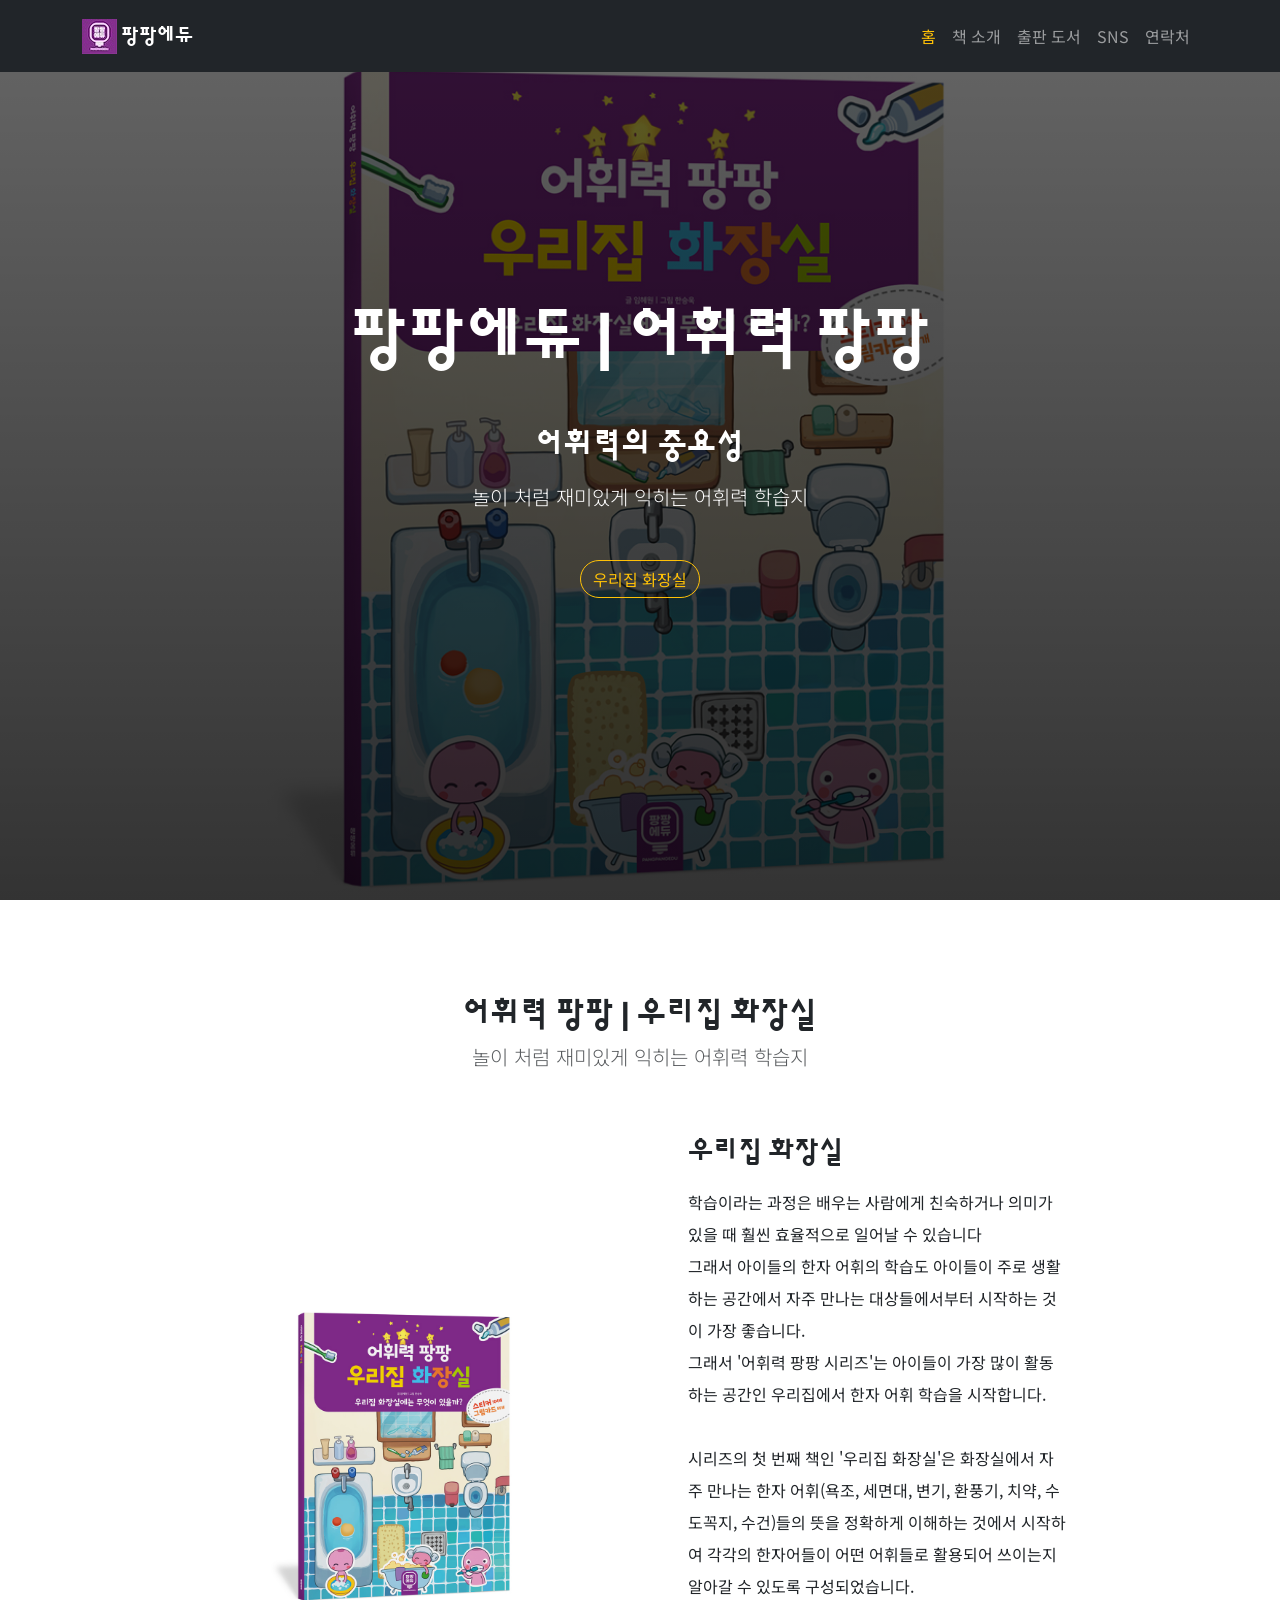
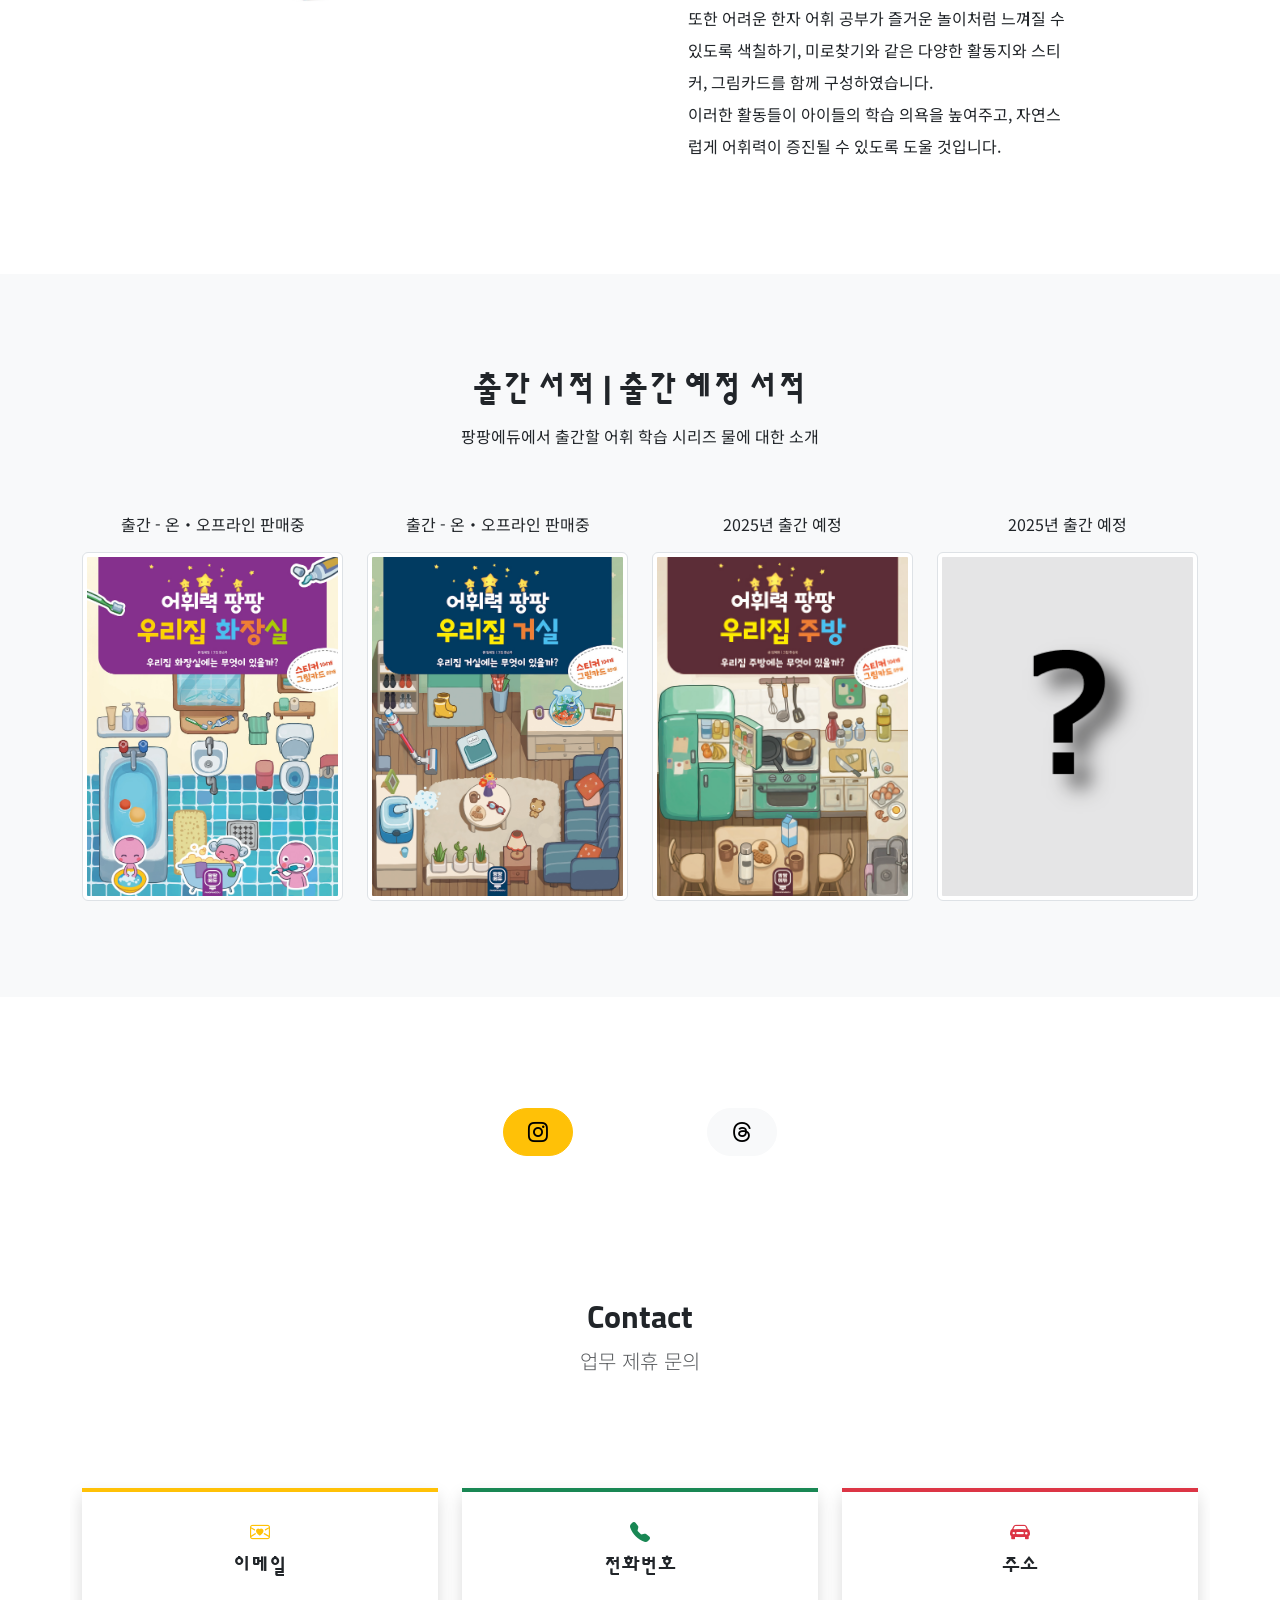
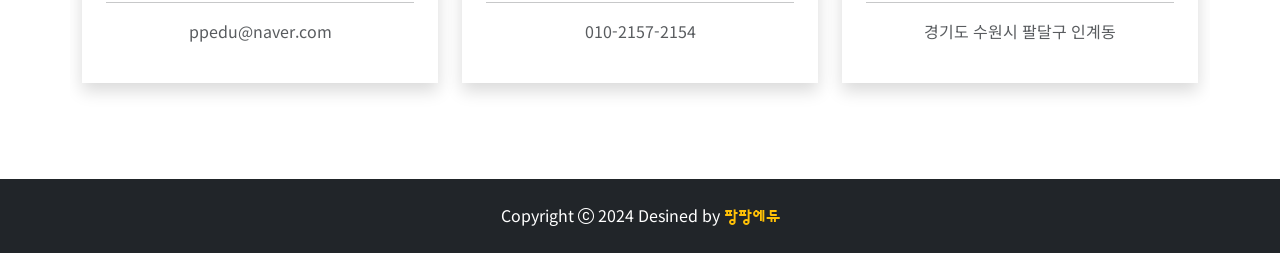
<file: index.html>
<!doctype html>
<html lang="ko">
<head>
    <meta charset="utf-8">
    <meta name="viewport" content="width=device-width, initial-scale=1">
    <title>팡팡에듀</title>
    <link href="https://cdn.jsdelivr.net/npm/bootstrap@5.2.2/dist/css/bootstrap.min.css" rel="stylesheet"
        integrity="sha384-Zenh87qX5JnK2Jl0vWa8Ck2rdkQ2Bzep5IDxbcnCeuOxjzrPF/et3URy9Bv1WTRi" crossorigin="anonymous">
    <link rel="stylesheet" href="https://cdn.jsdelivr.net/npm/bootstrap-icons@1.11.3/font/bootstrap-icons.min.css">
    <!-- 중복되는 경우 아래쪽에 있는 스타일시트로 덮어 씌여진다. 따라서 직접 만든 스타일시트를 부트스트랩 링크 아래쪽에 삽입한다. -->
    <link rel="stylesheet" href="style.css">

    <!-- 구글 폰트 -->
    <link rel="preconnect" href="https://fonts.googleapis.com">
    <link rel="preconnect" href="https://fonts.gstatic.com" crossorigin>
    <link href="https://fonts.googleapis.com/css2?family=Noto+Sans+KR:wght@100..900&family=Sunflower:wght@700&display=swap" rel="stylesheet">
</head>


<body data-bs-spy="scroll" data-bs-target="#nav-menu">
    <!-- 네비게이션 영역 시작 -->
    <nav class="navbar navbar-expand-md bg-dark navbar-dark fixed-top">
        <div class="container">
            <a class="pangpang-font navbar-brand" href="#home">
                <img src="images/logo.jpg" alt="로고"> 팡팡에듀
            </a>
            <button class="navbar-toggler" type="button"
                data-bs-toggle="collapse" 
                data-bs-target="#nav-menu" 
                aria-controls="nav-menu" aria-expanded="false" aria-label="메뉴">
                <span class="navbar-toggler-icon"> </span>
            </button>
            <div class="collapse navbar-collapse" id="nav-menu">
                <ul class="navbar-nav ms-auto my-2">
                    <li class="nav-item"><a class="nav-link" href="#home">홈</a></li>
                    <li class="nav-item"><a class="nav-link" href="#about-book">책 소개</a></li>
                    <li class="nav-item"><a class="nav-link" href="#portfolio">출판 도서</a></li>
                    <li class="nav-item"><a class="nav-link" href="#sns-links">SNS</a></li>
                    <li class="nav-item"><a class="nav-link" href="#contact">연락처</a></li>
                </ul>
            </div>
        </div>
    </nav>
    <!-- 네비게이션 영역 끝 -->

    <!-- 헤더 영역 끝 -->
    <header id="home" class="d-flex vh-100 flex-column justify-content-center align-items-center text-white">
        <h1 class="display-3 fw-bold mb-5">팡팡에듀 | 어휘력 팡팡</h1>
        <h4 class="fs-2 mb-3">어휘력의 중요성</h4>
        <p class="lead mb-5">놀이 처럼 재미있게 익히는 어휘력 학습지</p>
        <!-- button 의 type 을 생략하면 기본으로 submit 으로 설정된다. 버튼으로 사용하기 위해 type 을 button 으로 지정. -->
        <!-- <button type="button" class="btn btn-outline-warning rounded-pill" onclick="location.href='#about-book'">우리집 화장실</button> -->
        <button type="button" data-bs-toggle="modal" data-bs-target="#bestProductModal" class="btn btn-outline-warning rounded-pill">우리집 화장실</button>

        <!-- Modal -->
        <div class="modal fade" id="bestProductModal" tabindex="-1" aria-labelledby="bestProductModal" aria-hidden="true">
            <div class="modal-dialog modal-sm modal-dialog-scrollable">
                <div class="modal-content">
                    <div class="modal-header">
                        <h1 class="modal-title fs-5 text-dark" id="bestProductModal">우리집 화장실</h1>
                        <button type="button" class="btn-close" data-bs-dismiss="modal" aria-label="닫기"></button>
                    </div>
                    <div class="modal-body">
                        <img src="images/bestproduct.jpg" alt="대표 서적" class="img-fluid my-3">
                        <p class="text-muted">
                            안녕하세요, 팡팡에듀입니다. <br> <br><br>
                            우리 아이들이 자라나면서 만나게 되는 수많은 책과 글 속에 숨겨져 있는 보물 같은 어휘들!<br><br>
                            그 시작이 되는 초등 저학년 시절, 어휘력은 아이의 사고력과 창의력을 키워주는 중요한 밑거름이 됩니다.<br><br>
                            그런데 국어 어휘의 50-70%는 추상적이고 어려운 개념들을 담고있는 한자 어휘들로 되어있다는 사실! 모두 잘 알고계시죠?<br><br>
                            국어를 잘 이해하고 사용하려면 한자 어휘를 잘 이해해야 하지만 한자 어휘를 다루는 책들은 아이들에게 어렵고 지루하게 느껴지는 것이 사실입니다. <br><br>
                            그래서 저희 팡팡에듀는 아이들이 어려운 한자 어휘를 쉽고 재미있게 배울 수 있도록 이끌어주는 한자 어휘 입문서 '어휘력 팡팡 시리즈'를 기획하였습니다.<br><br>
                            '어휘력 팡팡 시리즈'는 아래와 같이 총 4권으로 기획구성되었는데요.<br> 시리즈의 첫번째 책인 '우리집 화장실' 입니다.<br><br>
                        </p>
                    </div>
                    <!-- <div class="modal-footer">
                        <button type="button" class="btn btn-secondary" data-bs-dismiss="modal">Close</button>
                        <button type="button" class="btn btn-primary">Save changes</button>
                    </div> -->
                </div>
            </div>
        </div>
    </header>
    <!-- 헤더 영역 끝 -->

    <!-- 책 소개 섹션 시작 -->
    <section class="container py-5" id="about-book">
        <div class="text-center py-5">
            <h2 class="fw-bold">어휘력 팡팡 | 우리집 화장실</h2>
            <p class="lead text-muted">놀이 처럼 재미있게 익히는 어휘력 학습지</p>
        </div>

        <div class="row justify-content-center align-items-center mb-5">
            <div class="col-md-5">
                <img src="images/book.jpg" alt="어휘력팡팡 우리집화장실" class="img-fluid">
            </div>
            <div class="col-md-7 col-lg-5 px-lg-5">
                <h3 class="fw-bold mb-3">우리집 화장실</h3>
                <p class="lh-lg">
                    학습이라는 과정은 배우는 사람에게 친숙하거나 의미가 있을 때 훨씬 효율적으로 일어날 수 있습니다 <br> 
                    그래서 아이들의 한자 어휘의 학습도 아이들이 주로 생활하는 공간에서 자주 만나는 대상들에서부터 시작하는 것이 가장 좋습니다.<br>
                    그래서 '어휘력 팡팡 시리즈'는 아이들이 가장 많이 활동하는 공간인 우리집에서 한자 어휘 학습을 시작합니다.<br><br> 
                    시리즈의 첫 번째 책인 '우리집 화장실'은 화장실에서 자주 만나는 한자 어휘(욕조, 세면대, 변기, 환풍기, 치약, 수도꼭지, 수건)들의 뜻을 정확하게 이해하는 것에서 시작하여 각각의 한자어들이 어떤 어휘들로 활용되어 쓰이는지 알아갈 수 있도록 구성되었습니다.<br>
                    또한 어려운 한자 어휘 공부가 즐거운 놀이처럼 느껴질 수 있도록 색칠하기, 미로찾기와 같은 다양한 활동지와 스티커, 그림카드를 함께 구성하였습니다.<br>
                    이러한 활동들이 아이들의 학습 의욕을 높여주고, 자연스럽게 어휘력이 증진될 수 있도록 도울 것입니다.<br>
                </p>
            </div>
        </div>
    </section>
    <!-- 책 소개 섹션 끝 -->

    <!-- 출판 도서 섹션 시작 -->
     <section class="bg-light py-5" id="portfolio">
        <div class="container overflow-hidden">
            <div class="text-center text-dark py-5">
                <h2 class="fw-bold mb-3"> 출간 서적 | 출간 예정 서적</h2>
                <p>팡팡에듀에서 출간할 어휘 학습 시리즈 물에 대한 소개</p>
            </div>
            <div class="row pb-5 g-4 text-center text-dark">
                <div class="col-sm-3 col-lg4">
                    <p> 출간 - 온・오프라인 판매중 </p>
                    <img src="images/book_bathroom.jpg" alt="우리집화장실" class="img-fluid img-thumbnail">
                </div>
                <div class="col-sm-3 col-lg4">
                    <p> 출간 - 온・오프라인 판매중 </p>
                    <img src="images/book_livingroom.jpg" alt="우리집거실" class="img-fluid img-thumbnail">
                </div>
                <div class="col-sm-3 col-lg4">
                    <p> 2025년 출간 예정 </p>
                    <img src="images/book_kitchen.png" alt="우리집주방" class="img-fluid img-thumbnail">
                </div>
                <div class="col-sm-3 col-lg4">
                    <p> 2025년 출간 예정 </p>
                    <img src="images/book_myroom.png" alt="우리집내방" class="img-fluid img-thumbnail">
                </div>
            </div>
        </div>
     </section>
    <!-- 출판 도서 섹션 끝 -->

    <!-- SNS 섹션 시작 -->
     <section class="py-5" id="sns-links">
        <div class="container text-center text-white">
            <h2 class="fw-bold mb-3">팡팡에듀 SNS</h2>
            <div class="d-flex justify-content-evenly px-2 mt-4 w-50 m-auto"> 
                <a href="https://www.instagram.com/pangpang_edu/" class="btn btn-warning rounded-pill btn-lg px-4" target="_blank"> <i class="bi bi-instagram"></i> </a>
                <a href="https://www.threads.net/@pangpang_edu" class="btn btn-light rounded-pill btn-lg px-4" target="_blank"> <i class="bi bi-threads"></i> </a>
            </div>
        </div>
     </section>
    <!-- SNS 섹션 끝 -->

    <!-- 연락처 섹션 시작 -->
    <section class="container overflow-hidden py-5 text-center" id="contact"> 
        <div class="py-5">
            <h2 class="fw-bold">Contact</h2>
            <p class="lead text-muted">업무 제휴 문의</p>
        </div>
        <div class="row py-5 gy-3 justify-content-center">
            <!-- 이메일 -->
            <div class="col-lg-4 col-md-5">
                <div class="shadow p-4 border-top border-4 border-warning">
                    <i class="bi bi-envelope-heart fs-5 text-warning"></i>
                    <h3 class="fw-bold fs-5 py-2">이메일</h3>
                    <hr>
                    <p class="text-muted">ppedu@naver.com</p>
                </div>
            </div>
            <!-- 전화번호 -->
            <div class="col-lg-4 col-md-5">
                <div class="shadow p-4 border-top border-4 border-success">
                    <i class="bi bi-telephone-fill fs-5 text-success"></i>
                    <h3 class="fw-bold fs-5 py-2">전화번호</h3>
                    <hr>
                    <p class="text-muted">010-2157-2154</p>
                </div>
            </div>
            <!-- 주소 -->
            <div class="col-lg-4 col-md-10">
                <div class="shadow p-4 border-top border-4 border-danger">
                    <i class="bi bi-car-front-fill fs-5 text-danger"></i>
                    <h3 class="fw-bold fs-5 py-2">주소</h3>
                    <hr>
                    <p class="text-muted">경기도 수원시 팔달구 인계동</p>
                </div>
            </div>
        </div>
    </section>
    <!-- 연락처 섹션 끝 -->

    <!-- 풋터 섹션 시작 -->
    <footer class="bg-dark text-white">
        <div class="container text-center">
            <p class="py-4 mb-0">Copyright <i class="bi bi-c-circle"></i> 2024 Desined by <a href="https://www.pangpangedu.com/" target="_blank" class="pangpang-font link-warning text-decoration-none">팡팡에듀</a></p>
        </div>
    </footer>
    <!-- 풋터 섹션 끝 -->
    

    <script src="https://cdn.jsdelivr.net/npm/bootstrap@5.2.2/dist/js/bootstrap.bundle.min.js"
        integrity="sha384-OERcA2EqjJCMA+/3y+gxIOqMEjwtxJY7qPCqsdltbNJuaOe923+mo//f6V8Qbsw3"
        crossorigin="anonymous"></script>
    <script src="https://cdnjs.cloudflare.com/ajax/libs/jquery/3.6.0/jquery.min.js"></script>
    <script>
        $(document).ready(function() {
          $('.navbar-collapse a').click(function(){
            $(".navbar-collapse").collapse('hide');
          });
        });
    </script>
</body>

</html>
</file>
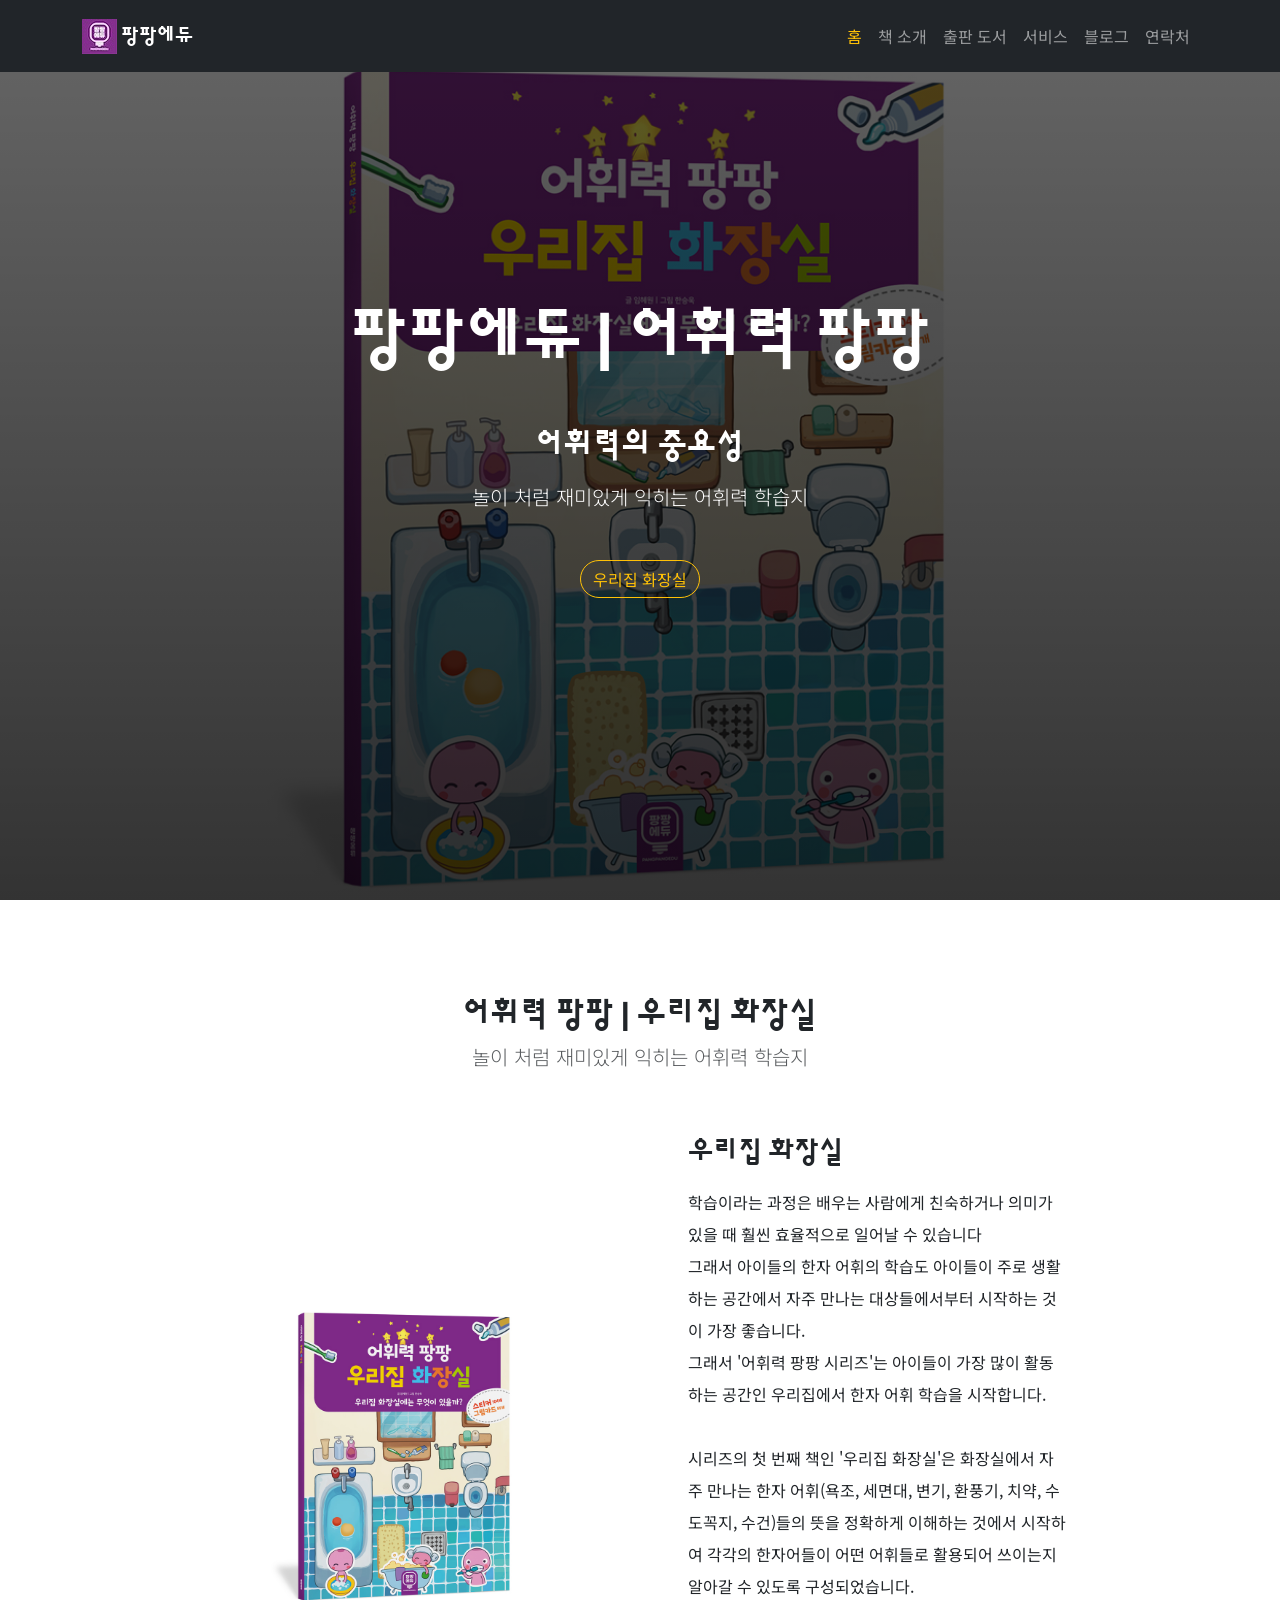
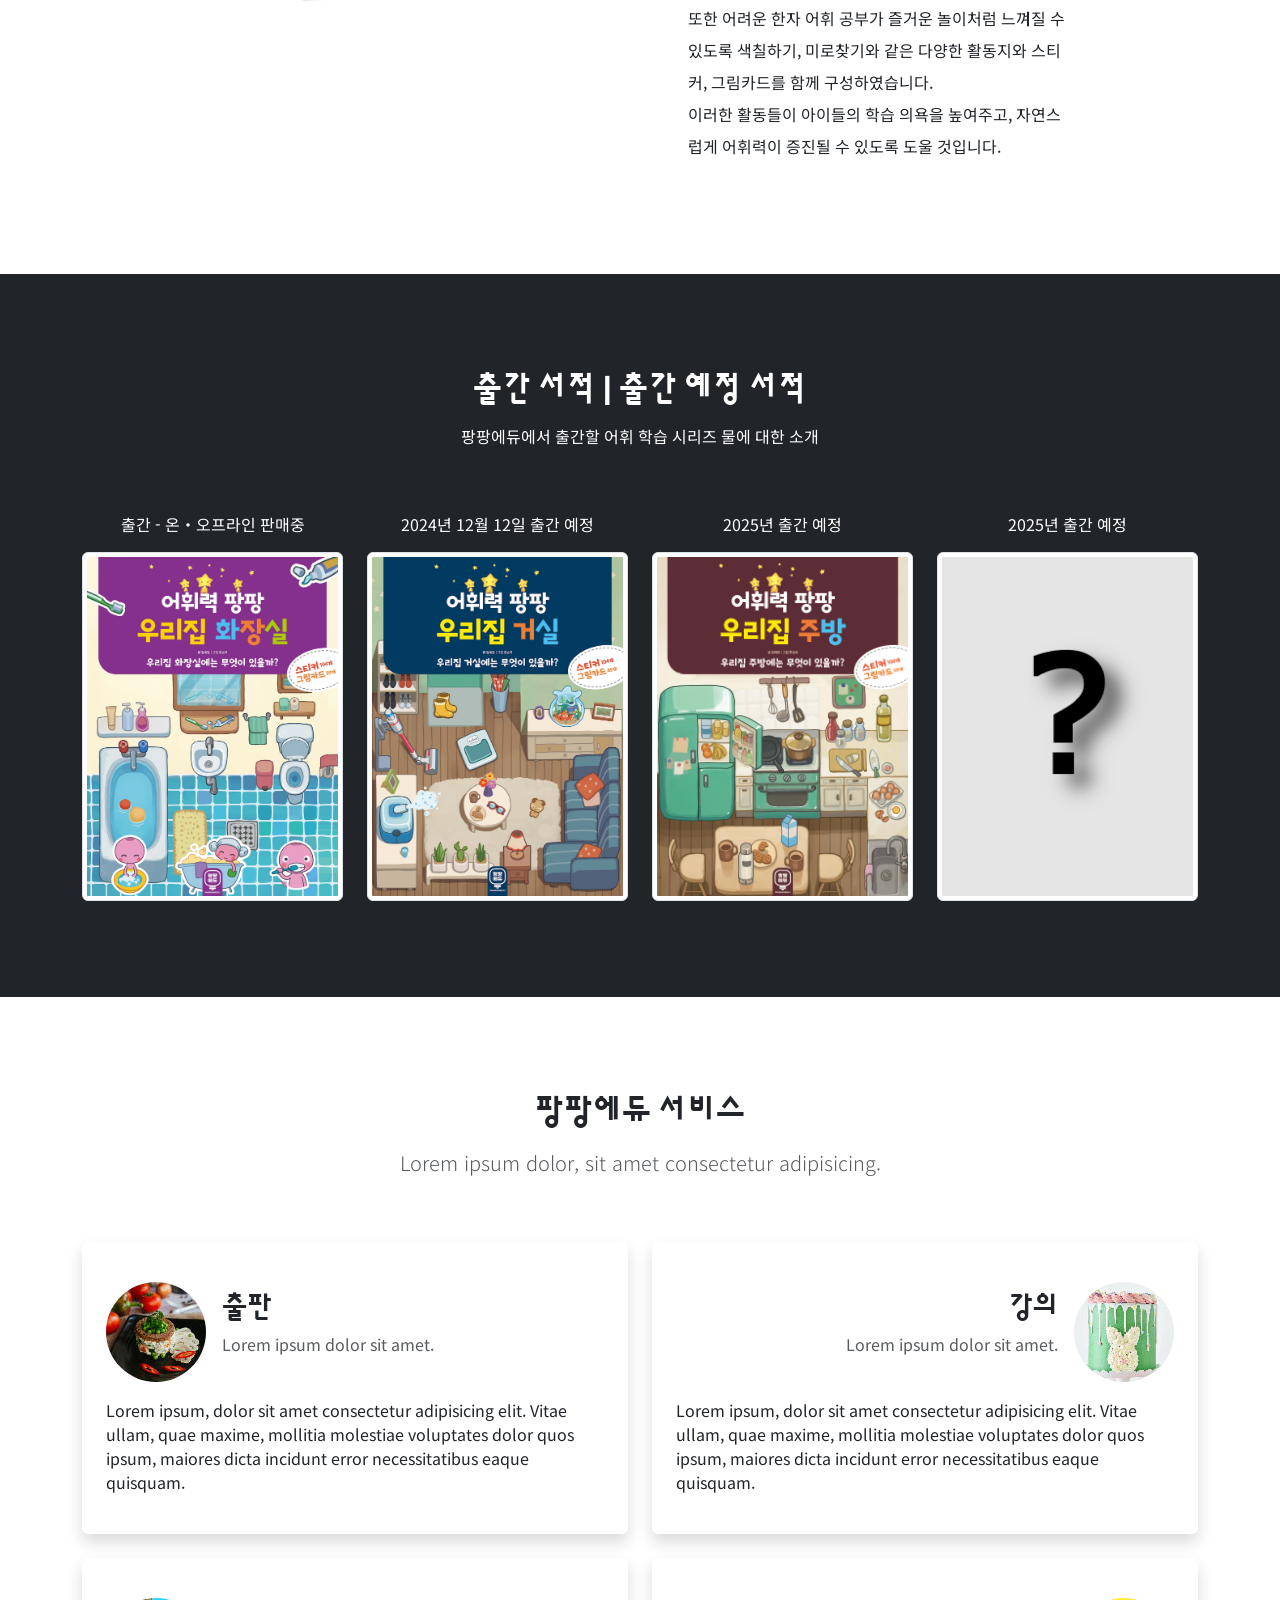
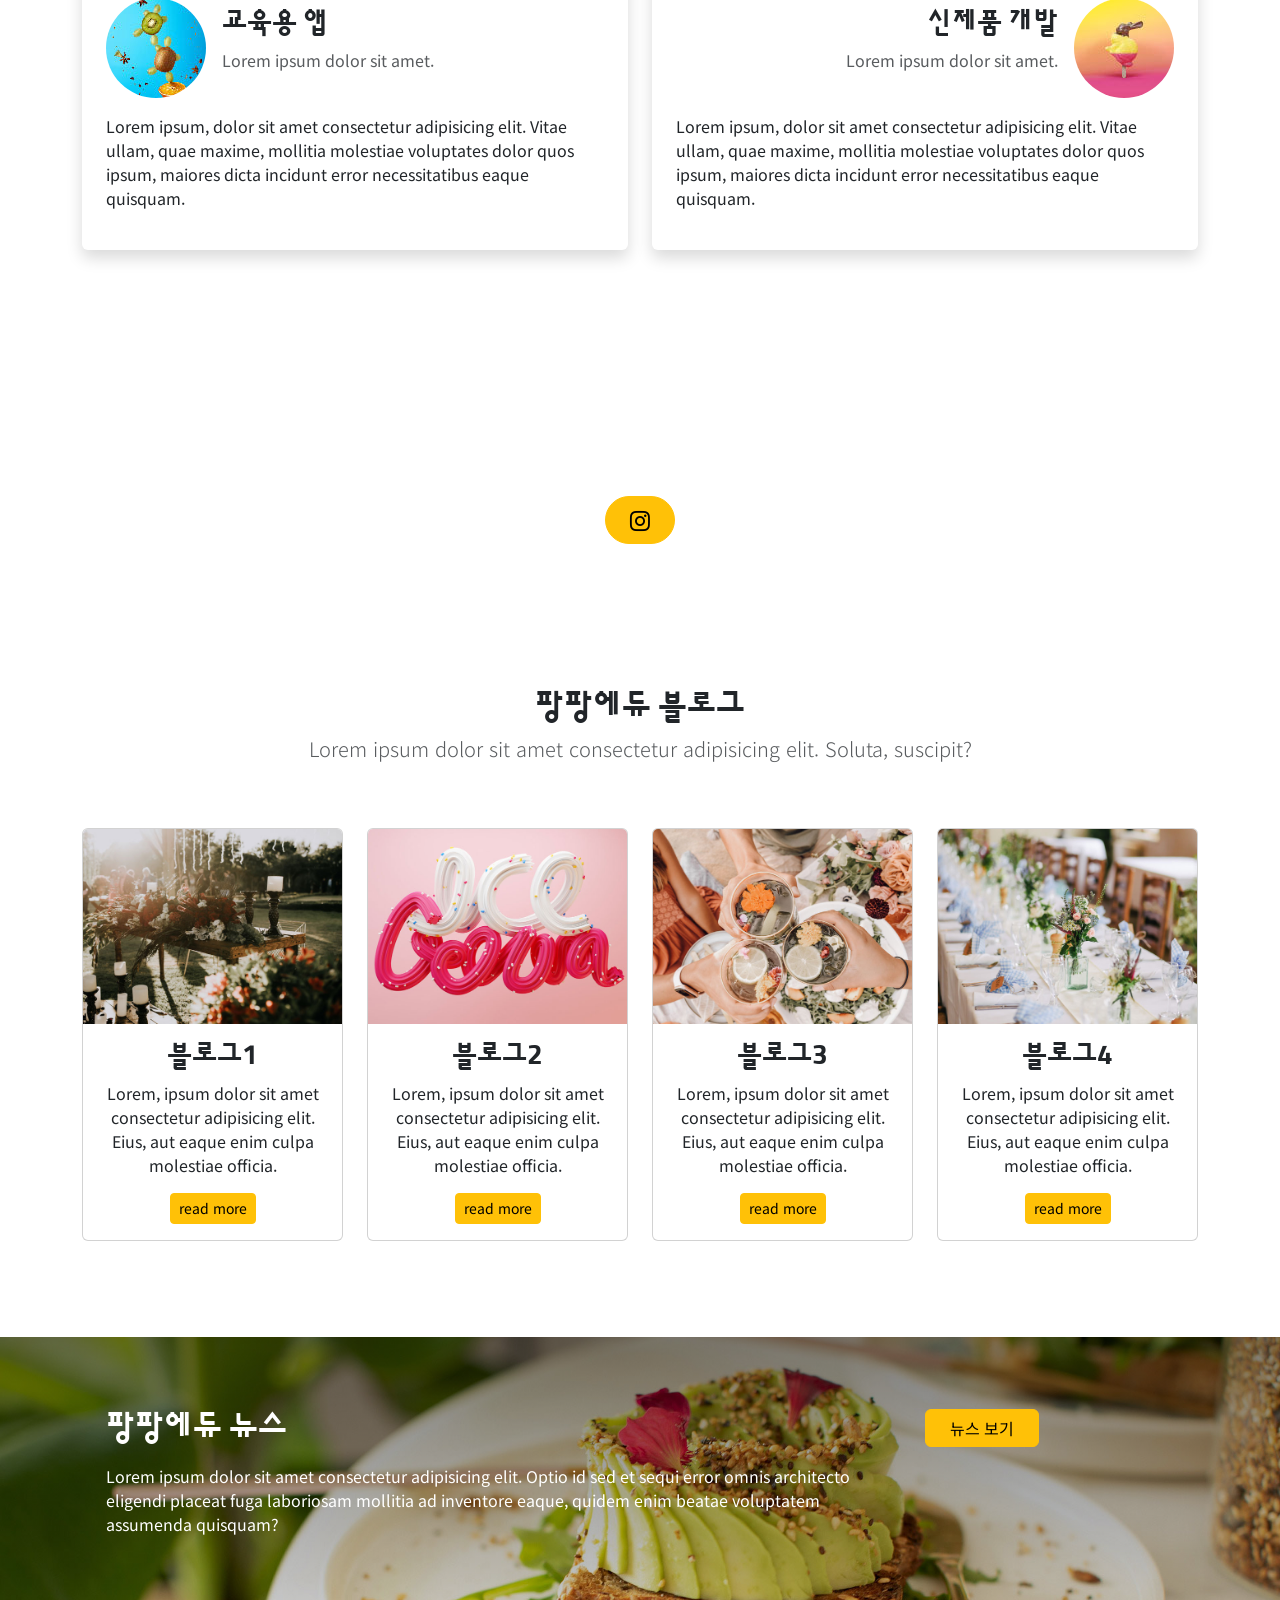
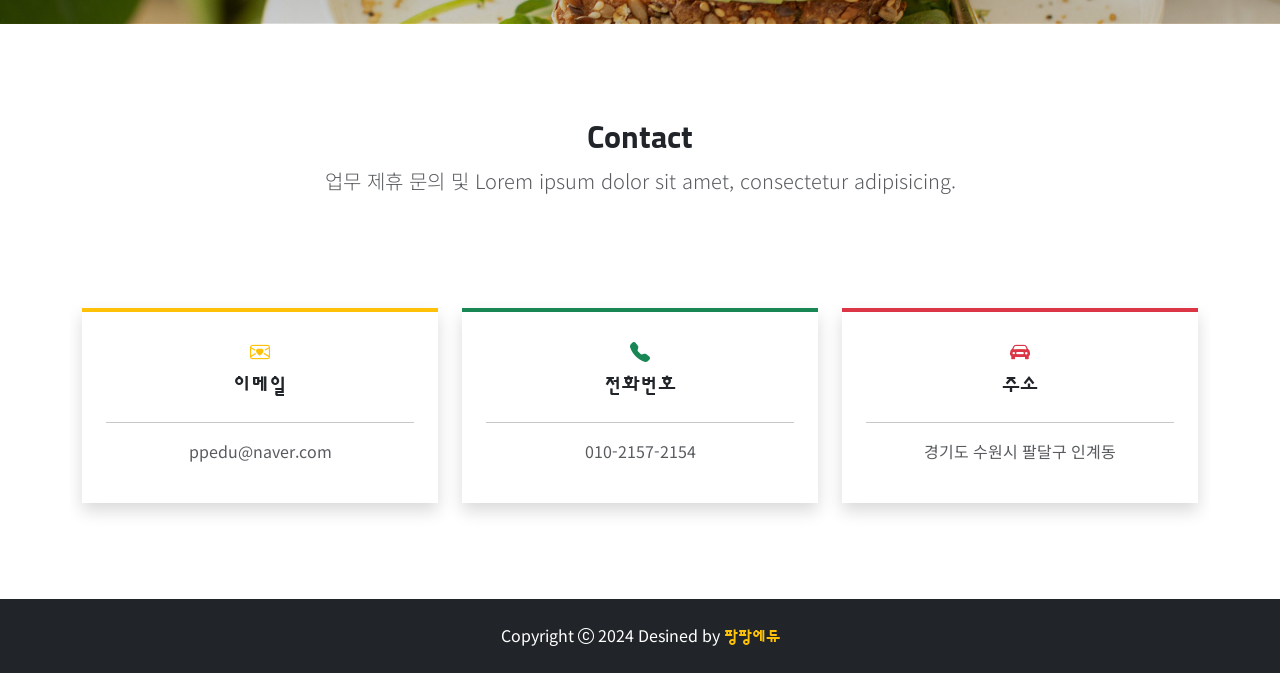
<file: old.html>
<!doctype html>
<html lang="ko">
<head>
    <meta charset="utf-8">
    <meta name="viewport" content="width=device-width, initial-scale=1">
    <title>팡팡에듀</title>
    <link href="https://cdn.jsdelivr.net/npm/bootstrap@5.2.2/dist/css/bootstrap.min.css" rel="stylesheet"
        integrity="sha384-Zenh87qX5JnK2Jl0vWa8Ck2rdkQ2Bzep5IDxbcnCeuOxjzrPF/et3URy9Bv1WTRi" crossorigin="anonymous">
    <link rel="stylesheet" href="https://cdn.jsdelivr.net/npm/bootstrap-icons@1.11.3/font/bootstrap-icons.min.css">
    <!-- 중복되는 경우 아래쪽에 있는 스타일시트로 덮어 씌여진다. 따라서 직접 만든 스타일시트를 부트스트랩 링크 아래쪽에 삽입한다. -->
    <link rel="stylesheet" href="style.css">

    <!-- 구글 폰트 -->
    <link rel="preconnect" href="https://fonts.googleapis.com">
    <link rel="preconnect" href="https://fonts.gstatic.com" crossorigin>
    <link href="https://fonts.googleapis.com/css2?family=Noto+Sans+KR:wght@100..900&family=Sunflower:wght@700&display=swap" rel="stylesheet">
</head>


<body data-bs-spy="scroll" data-bs-target="#nav-menu">
    <!-- 네비게이션 영역 시작 -->
    <nav class="navbar navbar-expand-md bg-dark navbar-dark fixed-top">
        <div class="container">
            <a class="pangpang-font navbar-brand" href="#home">
                <img src="images/logo.jpg" alt="로고"> 팡팡에듀
            </a>
            <button class="navbar-toggler" type="button"
                data-bs-toggle="collapse" 
                data-bs-target="#nav-menu" 
                aria-controls="nav-menu" aria-expanded="false" aria-label="메뉴">
                <span class="navbar-toggler-icon"> </span>
            </button>
            <div class="collapse navbar-collapse" id="nav-menu">
                <ul class="navbar-nav ms-auto my-2">
                    <li class="nav-item"><a class="nav-link" href="#home">홈</a></li>
                    <li class="nav-item"><a class="nav-link" href="#about-book">책 소개</a></li>
                    <li class="nav-item"><a class="nav-link" href="#portfolio">출판 도서</a></li>
                    <li class="nav-item"><a class="nav-link" href="#service">서비스</a></li>
                    <li class="nav-item"><a class="nav-link" href="#blog">블로그</a></li>
                    <li class="nav-item"><a class="nav-link" href="#contact">연락처</a></li>
                </ul>
            </div>
        </div>
    </nav>
    <!-- 네비게이션 영역 끝 -->

    <!-- 헤더 영역 끝 -->
    <header id="home" class="d-flex vh-100 flex-column justify-content-center align-items-center text-white">
        <h1 class="display-3 fw-bold mb-5">팡팡에듀 | 어휘력 팡팡</h1>
        <h4 class="fs-2 mb-3">어휘력의 중요성</h4>
        <p class="lead mb-5">놀이 처럼 재미있게 익히는 어휘력 학습지</p>
        <!-- button 의 type 을 생략하면 기본으로 submit 으로 설정된다. 버튼으로 사용하기 위해 type 을 button 으로 지정. -->
        <!-- <button type="button" class="btn btn-outline-warning rounded-pill" onclick="location.href='#about-book'">우리집 화장실</button> -->
        <button type="button" data-bs-toggle="modal" data-bs-target="#bestProductModal" class="btn btn-outline-warning rounded-pill">우리집 화장실</button>

        <!-- Modal -->
        <div class="modal fade" id="bestProductModal" tabindex="-1" aria-labelledby="bestProductModal" aria-hidden="true">
            <div class="modal-dialog modal-sm modal-dialog-scrollable">
                <div class="modal-content">
                    <div class="modal-header">
                        <h1 class="modal-title fs-5 text-dark" id="bestProductModal">우리집 화장실</h1>
                        <button type="button" class="btn-close" data-bs-dismiss="modal" aria-label="닫기"></button>
                    </div>
                    <div class="modal-body">
                        <img src="images/bestproduct.jpg" alt="대표 서적" class="img-fluid my-3">
                        <p class="text-muted">
                            안녕하세요, 팡팡에듀입니다. <br> <br><br>
                            우리 아이들이 자라나면서 만나게 되는 수많은 책과 글 속에 숨겨져 있는 보물 같은 어휘들!<br><br>
                            그 시작이 되는 초등 저학년 시절, 어휘력은 아이의 사고력과 창의력을 키워주는 중요한 밑거름이 됩니다.<br><br>
                            그런데 국어 어휘의 50-70%는 추상적이고 어려운 개념들을 담고있는 한자 어휘들로 되어있다는 사실! 모두 잘 알고계시죠?<br><br>
                            국어를 잘 이해하고 사용하려면 한자 어휘를 잘 이해해야 하지만 한자 어휘를 다루는 책들은 아이들에게 어렵고 지루하게 느껴지는 것이 사실입니다. <br><br>
                            그래서 저희 팡팡에듀는 아이들이 어려운 한자 어휘를 쉽고 재미있게 배울 수 있도록 이끌어주는 한자 어휘 입문서 '어휘력 팡팡 시리즈'를 기획하였습니다.<br><br>
                            '어휘력 팡팡 시리즈'는 아래와 같이 총 4권으로 기획구성되었는데요.<br> 시리즈의 첫번째 책인 '우리집 화장실' 입니다.<br><br>
                        </p>
                    </div>
                    <!-- <div class="modal-footer">
                        <button type="button" class="btn btn-secondary" data-bs-dismiss="modal">Close</button>
                        <button type="button" class="btn btn-primary">Save changes</button>
                    </div> -->
                </div>
            </div>
        </div>
    </header>
    <!-- 헤더 영역 끝 -->

    <!-- 책 소개 섹션 시작 -->
    <section class="container py-5" id="about-book">
        <div class="text-center py-5">
            <h2 class="fw-bold">어휘력 팡팡 | 우리집 화장실</h2>
            <p class="lead text-muted">놀이 처럼 재미있게 익히는 어휘력 학습지</p>
        </div>

        <div class="row justify-content-center align-items-center mb-5">
            <div class="col-md-5">
                <img src="images/book.jpg" alt="어휘력팡팡 우리집화장실" class="img-fluid">
            </div>
            <div class="col-md-7 col-lg-5 px-lg-5">
                <h3 class="fw-bold mb-3">우리집 화장실</h3>
                <p class="lh-lg">
                    학습이라는 과정은 배우는 사람에게 친숙하거나 의미가 있을 때 훨씬 효율적으로 일어날 수 있습니다 <br> 
                    그래서 아이들의 한자 어휘의 학습도 아이들이 주로 생활하는 공간에서 자주 만나는 대상들에서부터 시작하는 것이 가장 좋습니다.<br>
                    그래서 '어휘력 팡팡 시리즈'는 아이들이 가장 많이 활동하는 공간인 우리집에서 한자 어휘 학습을 시작합니다.<br><br> 
                    시리즈의 첫 번째 책인 '우리집 화장실'은 화장실에서 자주 만나는 한자 어휘(욕조, 세면대, 변기, 환풍기, 치약, 수도꼭지, 수건)들의 뜻을 정확하게 이해하는 것에서 시작하여 각각의 한자어들이 어떤 어휘들로 활용되어 쓰이는지 알아갈 수 있도록 구성되었습니다.<br>
                    또한 어려운 한자 어휘 공부가 즐거운 놀이처럼 느껴질 수 있도록 색칠하기, 미로찾기와 같은 다양한 활동지와 스티커, 그림카드를 함께 구성하였습니다.<br>
                    이러한 활동들이 아이들의 학습 의욕을 높여주고, 자연스럽게 어휘력이 증진될 수 있도록 도울 것입니다.<br>
                </p>
            </div>
        </div>
    </section>
    <!-- 책 소개 섹션 끝 -->

    <!-- 출판 도서 섹션 시작 -->
     <section class="bg-dark py-5" id="portfolio">
        <div class="container overflow-hidden">
            <div class="text-center text-white py-5">
                <h2 class="fw-bold mb-3"> 출간 서적 | 출간 예정 서적</h2>
                <p>팡팡에듀에서 출간할 어휘 학습 시리즈 물에 대한 소개</p>
            </div>
            <div class="row pb-5 g-4 text-center text-white">
                <div class="col-sm-3 col-lg4">
                    <p> 출간 - 온・오프라인 판매중 </p>
                    <img src="images/book_bathroom.jpg" alt="우리집화장실" class="img-fluid img-thumbnail">
                </div>
                <div class="col-sm-3 col-lg4">
                    <p> 2024년 12월 12일 출간 예정 </p>
                    <img src="images/book_livingroom.jpg" alt="우리집거실" class="img-fluid img-thumbnail">
                </div>
                <div class="col-sm-3 col-lg4">
                    <p> 2025년 출간 예정 </p>
                    <img src="images/book_kitchen.png" alt="우리집주방" class="img-fluid img-thumbnail">
                </div>
                <div class="col-sm-3 col-lg4">
                    <p> 2025년 출간 예정 </p>
                    <img src="images/book_myroom.png" alt="우리집내방" class="img-fluid img-thumbnail">
                </div>
            </div>
        </div>
     </section>
    <!-- 출판 도서 섹션 끝 -->

    <!-- 서비스 섹션 시작 -->
    <section class="container py-5" id="service">
        <div class="lead text-center py-5">
            <h2 class="fw-bold mb-3">팡팡에듀 서비스</h2>
            <p class="text-muted">Lorem ipsum dolor, sit amet consectetur adipisicing.</p>
        </div>
        <div class="row mb-5 g-4">
            <!-- 서비스1 -->
            <div class="col-md-6">
                <div class="card-hover shadow rounded p-4">
                    <div class="d-flex align-items-center py-3">
                        <img src="images/service1.jpg" alt="서비스1" class="rounded-circle">
                        <div class="ms-3">
                            <h3 class="fw-bold">출판</h3>
                            <p class="text-muted">Lorem ipsum dolor sit amet.</p>
                        </div>
                    </div>
                    <p>Lorem ipsum, dolor sit amet consectetur adipisicing elit. Vitae ullam, quae maxime, mollitia molestiae voluptates dolor quos ipsum, maiores dicta incidunt error necessitatibus eaque quisquam.</p>
                </div>
            </div>
            <!-- 서비스2 -->
            <div class="col-md-6">
                <div class="card-hover shadow rounded p-4">
                    <div class="d-flex justify-content-end align-items-center py-3">
                        <div class="text-end me-3">
                            <h3 class="fw-bold">강의</h3>
                            <p class="text-muted">Lorem ipsum dolor sit amet.</p>
                        </div>
                        <img src="images/service2.jpg" alt="서비스2" class="rounded-circle">
                    </div>
                    <p>Lorem ipsum, dolor sit amet consectetur adipisicing elit. Vitae ullam, quae maxime, mollitia molestiae voluptates dolor quos ipsum, maiores dicta incidunt error necessitatibus eaque quisquam.</p>
                </div>
            </div>
            <!-- 서비스3 -->
            <div class="col-md-6">
                <div class="card-hover shadow rounded p-4">
                    <div class="d-flex align-items-center py-3">
                        <img src="images/service3.jpg" alt="서비스3" class="rounded-circle">
                        <div class="ms-3">
                            <h3 class="fw-bold">교육용 앱</h3>
                            <p class="text-muted">Lorem ipsum dolor sit amet.</p>
                        </div>
                    </div>
                    <p>Lorem ipsum, dolor sit amet consectetur adipisicing elit. Vitae ullam, quae maxime, mollitia molestiae voluptates dolor quos ipsum, maiores dicta incidunt error necessitatibus eaque quisquam.</p>
                </div>
            </div>
            <!-- 서비스4 -->
            <div class="col-md-6">
                <div class="card-hover shadow rounded p-4">
                    <div class="d-flex justify-content-end align-items-center py-3">
                        <div class="text-end me-3">
                            <h3 class="fw-bold">신제품 개발</h3>
                            <p class="text-muted">Lorem ipsum dolor sit amet.</p>
                        </div>
                        <img src="images/service4.jpg" alt="서비스4" class="rounded-circle">
                    </div>
                    <p>Lorem ipsum, dolor sit amet consectetur adipisicing elit. Vitae ullam, quae maxime, mollitia molestiae voluptates dolor quos ipsum, maiores dicta incidunt error necessitatibus eaque quisquam.</p>
                </div>
            </div>
        </div>
    </section>
    <!-- 서비스 섹션 끝 -->

    <!-- SNS 섹션 시작 -->
     <section class="py-5" id="sns-links">
        <div class="container text-center text-white">
            <h2 class="fw-bold mb-3">팡팡에듀 SNS</h2>
            <p>Lorem ipsum dolor sit amet consectetur, adipisicing elit. Temporibus, laudantium.</p>
            <div class="d-flex justify-content-evenly px-5 mt-4 w-100 m-auto"> 
                <a href="https://www.instagram.com/pangpang_edu/" class="btn btn-warning rounded-pill btn-lg px-4" target="_blank"> <i class="bi bi-instagram"></i> </a>
            </div>
        </div>
     </section>
    <!-- SNS 섹션 끝 -->

    <!-- 블로그 섹션 시작 -->
    <section class="container overflow-hidden py-5" id="blog">
        <div class="text-center py-5">
            <h2 class="fw-bold">팡팡에듀 블로그</h2>
            <p class="lead text-muted">Lorem ipsum dolor sit amet consectetur adipisicing elit. Soluta, suscipit?</p>
        </div>
        <div class="row pb-5 gy-4">
            <!-- 블로그 1 -->
            <div class="col-sm-6 col-lg">
                <div class="card">
                    <img src="images/blog1.jpg" alt="블로그 1" class="card-img-top">
                    <div class="card-body text-center">
                        <h3 class="card-title">블로그1</h3>
                        <p class="card-text">Lorem, ipsum dolor sit amet consectetur adipisicing elit. Eius, aut eaque enim culpa molestiae officia.</p>
                        <a href="#" class="btn btn-warning btn-sm">read more</a>
                    </div>
                </div>
            </div>
            <!-- 블로그 2 -->
            <div class="col-sm-6 col-lg">
                <div class="card">
                    <img src="images/blog2.jpg" alt="블로그 2" class="card-img-top">
                    <div class="card-body text-center">
                        <h3 class="card-title">블로그2</h3>
                        <p class="card-text">Lorem, ipsum dolor sit amet consectetur adipisicing elit. Eius, aut eaque enim culpa molestiae officia.</p>
                        <a href="#" class="btn btn-warning btn-sm">read more</a>
                    </div>
                </div>
            </div>
            <!-- 블로그 3 -->
            <div class="col-sm-6 col-lg">
                <div class="card">
                    <img src="images/blog3.jpg" alt="블로그 3" class="card-img-top">
                    <div class="card-body text-center">
                        <h3 class="card-title">블로그3</h3>
                        <p class="card-text">Lorem, ipsum dolor sit amet consectetur adipisicing elit. Eius, aut eaque enim culpa molestiae officia.</p>
                        <a href="#" class="btn btn-warning btn-sm">read more</a>
                    </div>
                </div>
            </div>
            <!-- 블로그 4 -->
            <div class="col-sm-6 col-lg">
                <div class="card">
                    <img src="images/blog4.jpg" alt="블로그 4" class="card-img-top">
                    <div class="card-body text-center">
                        <h3 class="card-title">블로그4</h3>
                        <p class="card-text">Lorem, ipsum dolor sit amet consectetur adipisicing elit. Eius, aut eaque enim culpa molestiae officia.</p>
                        <a href="#" class="btn btn-warning btn-sm">read more</a>
                    </div>
                </div>
            </div>
        </div>
    </section>
    <!-- 블로그 섹션 끝 -->

    <!-- 뉴스 섹션 시작 -->
    <section class="py-5" id="news">
        <div class="container">
            <div class="row p-4">
                <div class="col-lg-9 text-white">
                    <h2 class="fw-bold mb-3">팡팡에듀 뉴스</h2>
                    <p>Lorem ipsum dolor sit amet consectetur adipisicing elit. Optio id sed et sequi error omnis architecto eligendi placeat fuga laboriosam mollitia ad inventore eaque, quidem enim beatae voluptatem assumenda quisquam?</p>
                </div>
                <div class="col-lg-3">
                    <!-- Button trigger modal -->
                    <button type="button" class="btn btn-warning px-4" data-bs-toggle="modal" data-bs-target="#newsModal">
                        뉴스 보기
                    </button>
                    
                    <!-- Modal -->
                    <div class="modal fade" id="newsModal" tabindex="-1" aria-labelledby="newsModalTitle" aria-hidden="true">
                        <div class="modal-dialog modal-dialog-centered modal-lg">
                            <div class="modal-content">
                                <div class="modal-header">
                                    <h1 class="modal-title fs-5" id="newsModalTitle">팡팡에듀 뉴스</h1>
                                    <button type="button" class="btn-close" data-bs-dismiss="modal" aria-label="Close"></button>
                                </div>
                                <div class="modal-body">
                                    <div class="ratio ratio-16x9">
                                        <iframe src="https://www.youtube.com/embed/A_1qZRuHXDM?si=X0aTPbVV2tt-Qr4D" title="YouTube video player" allow="accelerometer; autoplay; clipboard-write; encrypted-media; gyroscope; picture-in-picture; web-share" referrerpolicy="strict-origin-when-cross-origin" allowfullscreen></iframe>
                                    </div>
                                </div>
                                <!-- <div class="modal-footer">
                                    <button type="button" class="btn btn-secondary" data-bs-dismiss="modal">Close</button>
                                    <button type="button" class="btn btn-primary">Save changes</button>
                                </div> -->
                            </div>
                        </div>
                    </div>
                </div>
            </div>
        </div>
    </section>
    <!-- 뉴스 섹션 끝 -->

    <!-- 연락처 섹션 시작 -->
    <section class="container overflow-hidden py-5 text-center" id="contact"> 
        <div class="py-5">
            <h2 class="fw-bold">Contact</h2>
            <p class="lead text-muted">업무 제휴 문의 및 Lorem ipsum dolor sit amet, consectetur adipisicing.</p>
        </div>
        <div class="row py-5 gy-3 justify-content-center">
            <!-- 이메일 -->
            <div class="col-lg-4 col-md-5">
                <div class="shadow p-4 border-top border-4 border-warning">
                    <i class="bi bi-envelope-heart fs-5 text-warning"></i>
                    <h3 class="fw-bold fs-5 py-2">이메일</h3>
                    <hr>
                    <p class="text-muted">ppedu@naver.com</p>
                </div>
            </div>
            <!-- 전화번호 -->
            <div class="col-lg-4 col-md-5">
                <div class="shadow p-4 border-top border-4 border-success">
                    <i class="bi bi-telephone-fill fs-5 text-success"></i>
                    <h3 class="fw-bold fs-5 py-2">전화번호</h3>
                    <hr>
                    <p class="text-muted">010-2157-2154</p>
                </div>
            </div>
            <!-- 주소 -->
            <div class="col-lg-4 col-md-10">
                <div class="shadow p-4 border-top border-4 border-danger">
                    <i class="bi bi-car-front-fill fs-5 text-danger"></i>
                    <h3 class="fw-bold fs-5 py-2">주소</h3>
                    <hr>
                    <p class="text-muted">경기도 수원시 팔달구 인계동</p>
                </div>
            </div>
        </div>
    </section>
    <!-- 연락처 섹션 끝 -->

    <!-- 풋터 섹션 시작 -->
    <footer class="bg-dark text-white">
        <div class="container text-center">
            <p class="py-4 mb-0">Copyright <i class="bi bi-c-circle"></i> 2024 Desined by <a href="https://www.pangpangedu.com/" target="_blank" class="pangpang-font link-warning text-decoration-none">팡팡에듀</a></p>
        </div>
    </footer>
    <!-- 풋터 섹션 끝 -->
    

    <script src="https://cdn.jsdelivr.net/npm/bootstrap@5.2.2/dist/js/bootstrap.bundle.min.js"
        integrity="sha384-OERcA2EqjJCMA+/3y+gxIOqMEjwtxJY7qPCqsdltbNJuaOe923+mo//f6V8Qbsw3"
        crossorigin="anonymous"></script>
    <script src="https://cdnjs.cloudflare.com/ajax/libs/jquery/3.6.0/jquery.min.js"></script>
    <script>
        $(document).ready(function() {
          $('.navbar-collapse a').click(function(){
            $(".navbar-collapse").collapse('hide');
          });
        });
    </script>
</body>

</html>
</file>
<file: style.css>
/* 바디 영역 */
body {
    font-family: "Noto Sans KR", sans-serif;
    font-optical-sizing: auto;
    font-weight: 400;
    font-style: normal;
}

h1,
h2,
h3,
h4, 
.pangpang-font {
    font-family: "Sunflower", sans-serif;
    font-weight: 700;
    font-style: normal;
}

/* 네이게이션 영역 */
.nav-link:hover,
.nav-link.active {
    color: #ffc107 !important;
}

/* 헤더 영역 */
header {
    /* 그라데이션 각도는 to top 외에 (135deg 와 같이) 원하는 각도를 설정 할 수 있다. */
    /* background-image: linear-gradient(135deg, rgba(0, 0, 0, 0.8), rgba(0, 0, 0, 0.3)), url(images/main-bg.jpg); */
    background-image: linear-gradient(to top, rgba(0, 0, 0, 0.8), rgba(0, 0, 0, 0.6)), url(images/main-bg.jpg);
    background-size: cover;
    background-position: center top;
    background-attachment: fixed;
}

/* 서비스 섹션 */
.card-hover:hover {
    background-color: rgba(127, 255, 212, 0.2);
}


/* SNS 영역 */
#sns-links {
    /* 그라데이션 각도 생략시 기본으로 위쪽에서 아래쪽으로 적용된다. */
    /* background-image: linear-gradient(135deg, rgba(0, 0, 0, 0.8), rgba(0, 0, 0, 0.3)), url(images/main-bg.jpg); */
    background-image: linear-gradient(rgba(0, 0, 0, 0.8), rgba(0, 0, 0, 0.2)), url(images/sns-bg.jpg);
    background-size: cover;
    background-position: center;
    background-attachment: fixed;
}

/* 뉴스 섹션 */
#news {
    background-image: linear-gradient(rgba(0, 0, 0, 0.5), rgba(0, 0, 0, 0.2)), url(images/news-bg.jpg);
    background-size: cover;
    background-position: center;
}

.btn-naver {
    --bs-btn-font-weight: 600;
    --bs-btn-color: var(--bs-white);
    --bs-btn-bg: #03C75A;
    --bs-btn-border-color: #03C75A;
    --bs-btn-border-radius: .5rem;
    --bs-btn-hover-color: var(--bs-white);
    --bs-btn-hover-bg: #18B75F;
    --bs-btn-hover-border-color: #18B75F;
    --bs-btn-focus-shadow-rgb: var(--bd-violet-rgb);
    --bs-btn-active-color: var(--bs-btn-hover-color);
    --bs-btn-active-bg: #{shade-color($bd-violet, 20%)};
    --bs-btn-active-border-color: #{shade-color($bd-violet, 20%)};
}
</file>
